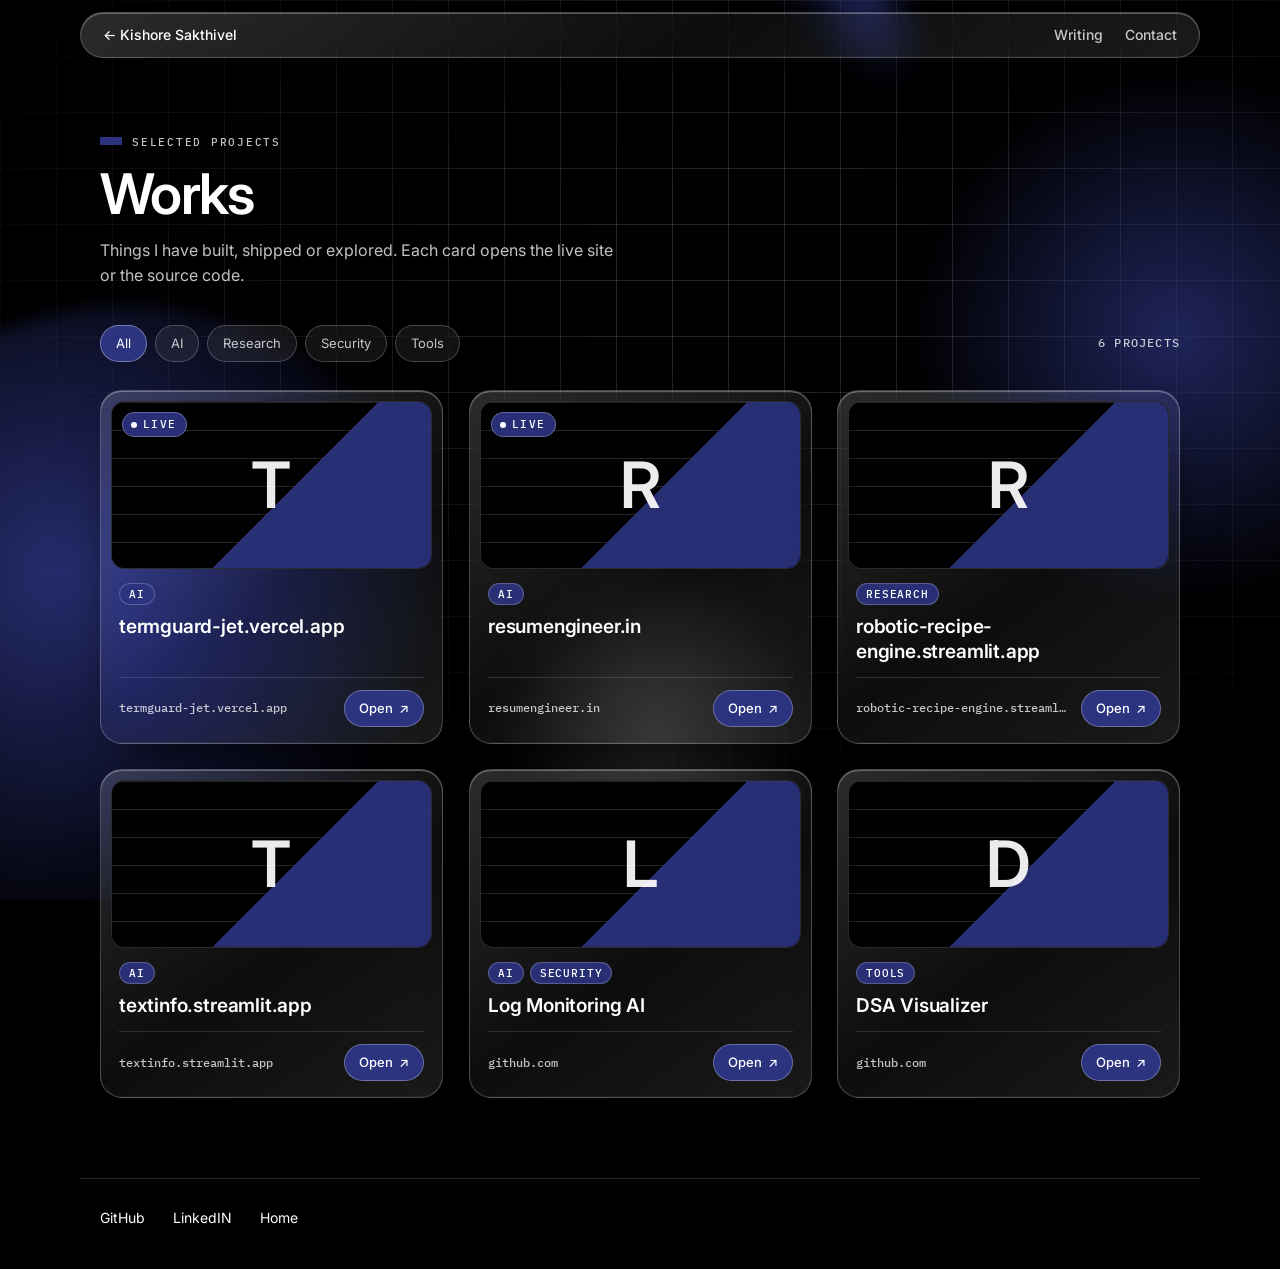
<file: works.html>
<!DOCTYPE html>
<html lang="en">
<head>
<meta charset="utf-8">
<meta name="viewport" content="width=device-width, initial-scale=1, viewport-fit=cover">
<meta name="color-scheme" content="dark">
<meta name="theme-color" content="#000000">
<title>Works — Kishore Sakthivel</title>
<meta name="description" content="Projects by Kishore Sakthivel: AI systems, document parsing, security tooling and research experiments.">
<link rel="icon" href="data:image/svg+xml,%3Csvg xmlns='http://www.w3.org/2000/svg' viewBox='0 0 32 32'%3E%3Crect width='32' height='32' fill='%23000'/%3E%3Crect x='7' y='7' width='18' height='18' fill='%232C3480'/%3E%3C/svg%3E">
<link rel="preconnect" href="https://fonts.googleapis.com">
<link rel="preconnect" href="https://fonts.gstatic.com" crossorigin>
<link href="https://fonts.googleapis.com/css2?family=Inter:wght@400;500;600&family=IBM+Plex+Mono:wght@400;500&display=swap" rel="stylesheet">
<link rel="stylesheet" href="works.css">
</head>
<body>
<div class="bg" aria-hidden="true"><i class="grid"></i><i class="orb o1"></i><i class="orb o2"></i><i class="orb o3"></i><i class="beam"></i></div>

<header class="top">
  <a class="back" href="index.html">← Kishore Sakthivel</a>
  <nav><a href="index.html#/writing">Writing</a><a href="index.html#contact">Contact</a></nav>
</header>

<main class="page">
  <section class="intro">
    <p class="label">Selected projects</p>
    <h1>Works</h1>
    <p class="lede">Things I have built, shipped or explored. Each card opens the live site or the source code.</p>
    <div class="bar">
      <div class="filters" id="filters" role="group" aria-label="Filter projects"></div>
      <p class="count" id="count" aria-live="polite"></p>
    </div>
  </section>

  <!--
    HOW TO ADD OR EDIT A PROJECT
    Copy one <a class="work"> block below and change the link. That is all you must do.
    The title, description and thumbnail are fetched from the link automatically
    (GitHub repos use the GitHub API; other sites use their page title and preview image).

    Optional manual values. Anything you set here wins over the automatic value:
      data-title="Project name"
      data-desc="One or two sentences"
      data-image="https://... or a file in this folder, e.g. images/spatial-parse.png"
      data-tags="AI, Python"     (comma separated; also builds the filter buttons)
      data-status="Live"         (small badge on the thumbnail)
  -->
  <section class="grid-works" id="works">

    <a class="work" href="https://termguard-jet.vercel.app/" data-tags="AI" data-status="Live"></a>

    <a class="work" href="https://resumengineer.in" data-tags="AI" data-status="Live"></a>

    <a class="work" href="https://robotic-recipe-engine.streamlit.app/" data-tags="Research"></a>

    <a class="work" href="https://textinfo.streamlit.app/" data-tags="AI"></a>

    <a class="work" href="https://github.com/Kishoresweety/Log-Monitoring-AI" data-tags="AI, Security"></a>

    <a class="work" href="https://github.com/Kishoresweety/DSA--Visualizer" data-tags="Tools"></a>

  </section>

  <p class="empty" id="empty" hidden>No projects with this tag.</p>
</main>

<footer class="foot">
  <a href="https://github.com/Kishoresweety" target="_blank" rel="noopener noreferrer">GitHub</a>
  <a href="https://www.linkedin.com/in/kishore2000">LinkedIN</a>
  <a href="index.html">Home</a>
</footer>

<script src="works.js"></script>
</body>
</html>
</file>
<file: works.css>
/* Works page: glassmorphism on a black scene.
   Colour plan, roughly 50 / 30 / 10:
   50%  black  #000000  page background and the scene behind the glass
   30%  white  #ffffff  frosted glass tint, text, borders and highlights
   10%  blue   #2C3480  light beam, orbs, tag chips, buttons and the hover glow
   Blue is too dark to read as text on black (about 1.9:1), so it is only used as a fill, a glow or a border.
   Text on blue is white (about 11:1). */
@property --spin { syntax: '<angle>'; inherits: false; initial-value: 0deg; }

:root {
  --black: #000000;
  --white: #ffffff;
  --blue: #2C3480;
  --text-soft: rgba(255,255,255,.76);
  --line: rgba(255,255,255,.14);
  --glass: linear-gradient(145deg, rgba(255,255,255,.17), rgba(255,255,255,.05) 55%, rgba(255,255,255,.10));
  --glass-line: rgba(255,255,255,.22);
  --ease: cubic-bezier(.2,.7,.2,1);
  color-scheme: dark;
}
* { box-sizing: border-box; }
[hidden] { display: none !important; }
html { scroll-behavior: smooth; }
body {
  margin: 0; min-height: 100%;
  background: var(--black); color: var(--white);
  font: 15px/1.6 'Inter', system-ui, sans-serif;
  -webkit-font-smoothing: antialiased;
  overflow-x: hidden;
}
a { color: inherit; }
a:focus-visible, button:focus-visible { outline: 2px solid var(--white); outline-offset: 3px; box-shadow: 0 0 0 5px var(--blue); }

/* ---------- Scene: a measuring beam over a drifting grid, with three soft orbs for the glass to frost ---------- */
.bg { position: fixed; inset: 0; z-index: 0; overflow: hidden; pointer-events: none; }
.bg i { position: absolute; display: block; }
.grid {
  inset: -56px 0 0 0;
  background-image: linear-gradient(var(--line) 1px, transparent 1px), linear-gradient(90deg, var(--line) 1px, transparent 1px);
  background-size: 56px 56px;
  -webkit-mask-image: radial-gradient(ellipse 90% 75% at 60% 35%, #000 15%, transparent 78%);
          mask-image: radial-gradient(ellipse 90% 75% at 60% 35%, #000 15%, transparent 78%);
  animation: drift 7s linear infinite;
}
.beam {
  width: 160vmax; height: 160vmax; left: calc(70% - 80vmax); top: calc(-20% - 60vmax);
  background: conic-gradient(from 0deg at 50% 50%, transparent 0deg, transparent 300deg, rgba(44,52,128,0) 306deg, rgba(44,52,128,.95) 340deg, rgba(44,52,128,0) 360deg);
  -webkit-mask-image: radial-gradient(circle at 50% 50%, #000 0, #000 28%, transparent 50%);
          mask-image: radial-gradient(circle at 50% 50%, #000 0, #000 28%, transparent 50%);
  filter: blur(20px);
  animation: sweep 28s ease-in-out infinite alternate;
  will-change: transform;
}
.orb { border-radius: 50%; filter: blur(8px); will-change: transform; }
.o1 { width: 52vmax; height: 52vmax; left: -16vmax; top: 34%; background: radial-gradient(circle at 40% 40%, rgba(44,52,128,.85), rgba(44,52,128,0) 68%); animation: roam1 26s ease-in-out infinite alternate; }
.o2 { width: 44vmax; height: 44vmax; right: -14vmax; top: 6%; background: radial-gradient(circle at 50% 50%, rgba(44,52,128,.7), rgba(44,52,128,0) 68%); animation: roam2 31s ease-in-out infinite alternate; }
.o3 { width: 26vmax; height: 26vmax; left: 38%; top: 62%; background: radial-gradient(circle at 50% 50%, rgba(255,255,255,.16), rgba(255,255,255,0) 68%); animation: roam3 24s ease-in-out infinite alternate; }
@keyframes drift  { to { transform: translateY(56px); } }
@keyframes sweep  { from { transform: rotate(-38deg); } to { transform: rotate(38deg); } }
@keyframes roam1  { to { transform: translate(14vmax, -10vmax) scale(1.12); } }
@keyframes roam2  { to { transform: translate(-12vmax, 14vmax) scale(.9); } }
@keyframes roam3  { to { transform: translate(-18vmax, -12vmax) scale(1.2); } }

/* ---------- Layout ---------- */
.page, .foot { position: relative; z-index: 1; width: 100%; max-width: 1120px; margin-inline: auto; padding-inline: 20px; }
.top {
  position: sticky; top: calc(12px + env(safe-area-inset-top, 0px)); z-index: 5;
  width: min(1120px, calc(100% - 32px)); margin: calc(12px + env(safe-area-inset-top, 0px)) auto 0;
  display: flex; justify-content: space-between; align-items: center; gap: 16px;
  padding: 11px 22px; border-radius: 99px;
  background: var(--glass); border: 1px solid var(--glass-line);
  -webkit-backdrop-filter: blur(18px) saturate(150%); backdrop-filter: blur(18px) saturate(150%);
  box-shadow: inset 0 1px 0 rgba(255,255,255,.28), 0 14px 30px -18px rgba(0,0,0,.9);
}
.top a { text-decoration: none; font-size: 14px; font-weight: 500; }
.top nav { display: flex; gap: 22px; }
.top nav a { color: var(--text-soft); transition: color .2s; }
.top nav a:hover, .back:hover { color: var(--white); }
.page { padding-top: clamp(36px, 7vw, 76px); padding-bottom: 80px; }

.label { margin: 0 0 14px; font: 500 11px/1.5 'IBM Plex Mono', monospace; letter-spacing: .16em; text-transform: uppercase; color: var(--text-soft); }
.label::before { content: ""; display: inline-block; width: 22px; height: 8px; background: var(--blue); margin-right: 10px; vertical-align: 1px; }
h1 { margin: 0 0 14px; font-size: clamp(34px, 5.4vw, 56px); line-height: 1.05; letter-spacing: -.03em; font-weight: 600; text-wrap: balance; }
.lede { margin: 0; max-width: 520px; color: var(--text-soft); font-size: 16px; }
.bar { display: flex; justify-content: space-between; align-items: center; flex-wrap: wrap; gap: 14px; margin: 36px 0 28px; }
.filters { display: flex; flex-wrap: wrap; gap: 8px; min-width: 0; }
.filters button {
  font: inherit; font-size: 13px; color: var(--text-soft); cursor: pointer;
  background: rgba(255,255,255,.07); border: 1px solid var(--glass-line); border-radius: 99px; padding: 7px 15px;
  -webkit-backdrop-filter: blur(10px); backdrop-filter: blur(10px);
  transition: background .25s, color .25s, border-color .25s, transform .25s var(--ease);
}
.filters button:hover { color: var(--white); border-color: rgba(255,255,255,.5); transform: translateY(-2px); }
.filters button[aria-pressed="true"] { background: var(--blue); border-color: rgba(255,255,255,.35); color: var(--white); }
.count { margin: 0; font: 500 12px/1 'IBM Plex Mono', monospace; letter-spacing: .1em; text-transform: uppercase; color: var(--text-soft); }
.empty { color: var(--text-soft); }

/* ---------- Glass cards ---------- */
.grid-works { display: grid; grid-template-columns: repeat(auto-fill, minmax(min(100%, 320px), 1fr)); gap: 26px; }
.work {
  position: relative; isolation: isolate; display: flex; flex-direction: column; min-width: 0;
  padding: 10px; border-radius: 22px; color: var(--white); text-decoration: none;
  background: var(--glass); border: 1px solid var(--glass-line);
  -webkit-backdrop-filter: blur(16px) saturate(150%); backdrop-filter: blur(16px) saturate(150%);
  box-shadow: inset 0 1px 0 rgba(255,255,255,.3), inset 0 -1px 0 rgba(255,255,255,.05), 0 26px 50px -26px rgba(0,0,0,.95);
  transform: perspective(900px) rotateX(var(--rx, 0deg)) rotateY(var(--ry, 0deg)) translateY(var(--lift, 0px));
  transition:
    transform .3s ease-out, box-shadow .45s var(--ease), border-color .45s,
    opacity .9s var(--ease) var(--d, 0ms), filter .9s var(--ease) var(--d, 0ms),
    scale .9s var(--ease) var(--d, 0ms), translate .9s var(--ease) var(--d, 0ms);
}
/* Scroll reveal: blur in, rise and settle. Classes are added by works.js. */
.work.pre:not(.in) { opacity: 0; filter: blur(12px); scale: .94; translate: 0 34px; }
.work.in { animation: bob 7s ease-in-out calc(1.4s + var(--d, 0ms)) infinite alternate; }
.work.in:nth-child(even) { animation-duration: 8.4s; }
.work.in:nth-child(3n) { animation-duration: 9.6s; }
@keyframes bob { from { translate: 0 0; } to { translate: 0 -6px; } }

.work:hover, .work:focus-visible {
  --lift: -6px; animation-play-state: paused; border-color: rgba(255,255,255,.4);
  box-shadow: inset 0 1px 0 rgba(255,255,255,.45), 0 0 0 1px rgba(44,52,128,.9), 0 30px 60px -20px rgba(44,52,128,.95), 0 0 70px -10px rgba(44,52,128,.9);
}
/* Edge light: a bright arc travels around the border on hover */
.work::before {
  content: ""; position: absolute; inset: -1px; border-radius: inherit; padding: 1px; pointer-events: none; z-index: 2;
  background: conic-gradient(from var(--spin), transparent 0 58%, rgba(255,255,255,.95) 76%, #2C3480 88%, transparent 96%);
  -webkit-mask: linear-gradient(#000 0 0) content-box, linear-gradient(#000 0 0); -webkit-mask-composite: xor;
          mask: linear-gradient(#000 0 0) content-box exclude, linear-gradient(#000 0 0);
  opacity: 0; transition: opacity .4s; animation: spin 3.2s linear infinite;
}
/* Sheen: a soft highlight that follows the pointer */
.work::after {
  content: ""; position: absolute; inset: 0; border-radius: inherit; pointer-events: none; z-index: 1;
  background: radial-gradient(360px circle at var(--mx, 50%) var(--my, 0%), rgba(255,255,255,.2), transparent 45%);
  opacity: 0; transition: opacity .4s;
}
.work:hover::before, .work:focus-visible::before, .work:hover::after, .work:focus-visible::after { opacity: 1; }
@keyframes spin { to { --spin: 360deg; } }

.thumb { position: relative; aspect-ratio: 1.91 / 1; border-radius: 14px; overflow: hidden; background: #07070d; border: 1px solid var(--line); }
.thumb .ph {
  position: absolute; inset: 0; display: grid; place-items: center;
  font: 600 64px/1 'Inter', sans-serif; color: rgba(255,255,255,.92);
  background: linear-gradient(135deg, transparent 0 55%, rgba(44,52,128,.9) 55% 100%), linear-gradient(var(--line) 1px, transparent 1px) 0 0 / 100% 28px, #000;
}
.thumb img { position: absolute; inset: 0; width: 100%; height: 100%; object-fit: cover; opacity: 0; transition: opacity .6s, transform .8s var(--ease); }
.thumb img.on { opacity: 1; }
.work:hover .thumb img, .work:focus-visible .thumb img { transform: scale(1.07); }
/* Scan: a light bar sweeps across the thumbnail each time you hover */
.thumb::after {
  content: ""; position: absolute; inset: 0; pointer-events: none;
  background: linear-gradient(105deg, transparent 38%, rgba(255,255,255,.34) 50%, transparent 62%);
  transform: translateX(-130%);
}
.work:hover .thumb::after, .work:focus-visible .thumb::after { transform: translateX(130%); transition: transform 1s var(--ease); }
.status {
  position: absolute; left: 10px; top: 10px; font: 500 10.5px/1 'IBM Plex Mono', monospace; letter-spacing: .12em; text-transform: uppercase;
  color: var(--white); background: rgba(44,52,128,.92); border: 1px solid rgba(255,255,255,.28); border-radius: 99px; padding: 6px 10px 6px 8px;
}
.status::before { content: ""; display: inline-block; width: 6px; height: 6px; margin-right: 6px; border-radius: 50%; background: var(--white); animation: pulse 1.8s ease-in-out infinite; }
@keyframes pulse { 50% { opacity: .25; transform: scale(.7); } }

.body { display: flex; flex-direction: column; align-items: flex-start; gap: 10px; padding: 14px 8px 6px; flex: 1; min-width: 0; }
.tags { display: flex; flex-wrap: wrap; gap: 6px; }
.tags span {
  font: 500 10.5px/1 'IBM Plex Mono', monospace; letter-spacing: .08em; text-transform: uppercase; color: var(--white);
  background: rgba(44,52,128,.9); border: 1px solid rgba(255,255,255,.22); border-radius: 99px; padding: 5px 9px;
  transition: transform .4s var(--ease), background .3s;
}
.work:hover .tags span, .work:focus-visible .tags span { transform: translateY(-2px); }
.work:hover .tags span:nth-child(2) { transition-delay: .05s; }
.work:hover .tags span:nth-child(3) { transition-delay: .1s; }
.t {
  margin: 0; font-size: 19px; line-height: 1.3; letter-spacing: -.01em; font-weight: 600; overflow-wrap: anywhere;
  background: linear-gradient(var(--white), var(--white)) 0 100% / 0 2px no-repeat; padding-bottom: 2px;
  transition: background-size .55s var(--ease);
}
.work:hover .t, .work:focus-visible .t { background-size: 100% 2px; }
.d { align-self: stretch; margin: 0; color: var(--text-soft); font-size: 14.5px; line-height: 1.55; display: -webkit-box; -webkit-line-clamp: 4; -webkit-box-orient: vertical; overflow: hidden; }
.d.loading { color: transparent; border-radius: 6px; min-height: 3.1em; background: linear-gradient(90deg, rgba(255,255,255,.06) 25%, rgba(255,255,255,.16) 50%, rgba(255,255,255,.06) 75%) 0 0 / 200% 100%; animation: shimmer 1.4s linear infinite; }
@keyframes shimmer { to { background-position: -200% 0; } }
.foot-row { align-self: stretch; margin-top: auto; padding-top: 12px; display: flex; justify-content: space-between; align-items: center; gap: 12px; border-top: 1px solid var(--line); }
.host { font: 500 11.5px/1.2 'IBM Plex Mono', monospace; color: var(--text-soft); overflow: hidden; text-overflow: ellipsis; white-space: nowrap; min-width: 0; }
.go {
  flex: none; display: inline-flex; gap: 6px; align-items: center; font-size: 13px; font-weight: 500; color: var(--white);
  background: var(--blue); border: 1px solid rgba(255,255,255,.3); border-radius: 99px; padding: 7px 14px;
  transition: background .3s, color .3s, padding .35s var(--ease);
}
.go b { font-weight: 500; display: inline-block; transition: transform .35s var(--ease); }
.work:hover .go, .work:focus-visible .go { background: var(--white); color: var(--black); padding-inline: 17px; }
.work:hover .go b, .work:focus-visible .go b { transform: translate(3px, -3px) rotate(8deg); }

.foot { display: flex; flex-wrap: wrap; gap: 8px 28px; padding-block: 28px calc(40px + env(safe-area-inset-bottom, 0px)); border-top: 1px solid var(--line); font-size: 14px; color: var(--text-soft); }
.foot a { text-decoration: none; color: var(--white); }
.foot a:hover { text-decoration: underline; text-underline-offset: 4px; }

@supports not ((backdrop-filter: blur(1px)) or (-webkit-backdrop-filter: blur(1px))) {
  .work, .top { background: rgba(22,22,36,.94); }
}
@media (hover: none) { .work:active { scale: .985; } }
@media (max-width: 560px) {
  .grid-works { gap: 20px; }
  .bar { margin-top: 28px; }
  .top { padding: 10px 18px; }
}
@media (prefers-reduced-motion: reduce) {
  .grid, .beam, .orb, .work, .work::before, .status::before, .d.loading { animation: none !important; }
  .work, .thumb img, .go b, .tags span, .t { transition: none !important; }
  .work.pre:not(.in) { opacity: 1; filter: none; scale: 1; translate: none; }
  .beam { transform: rotate(8deg); }
}
</file>
